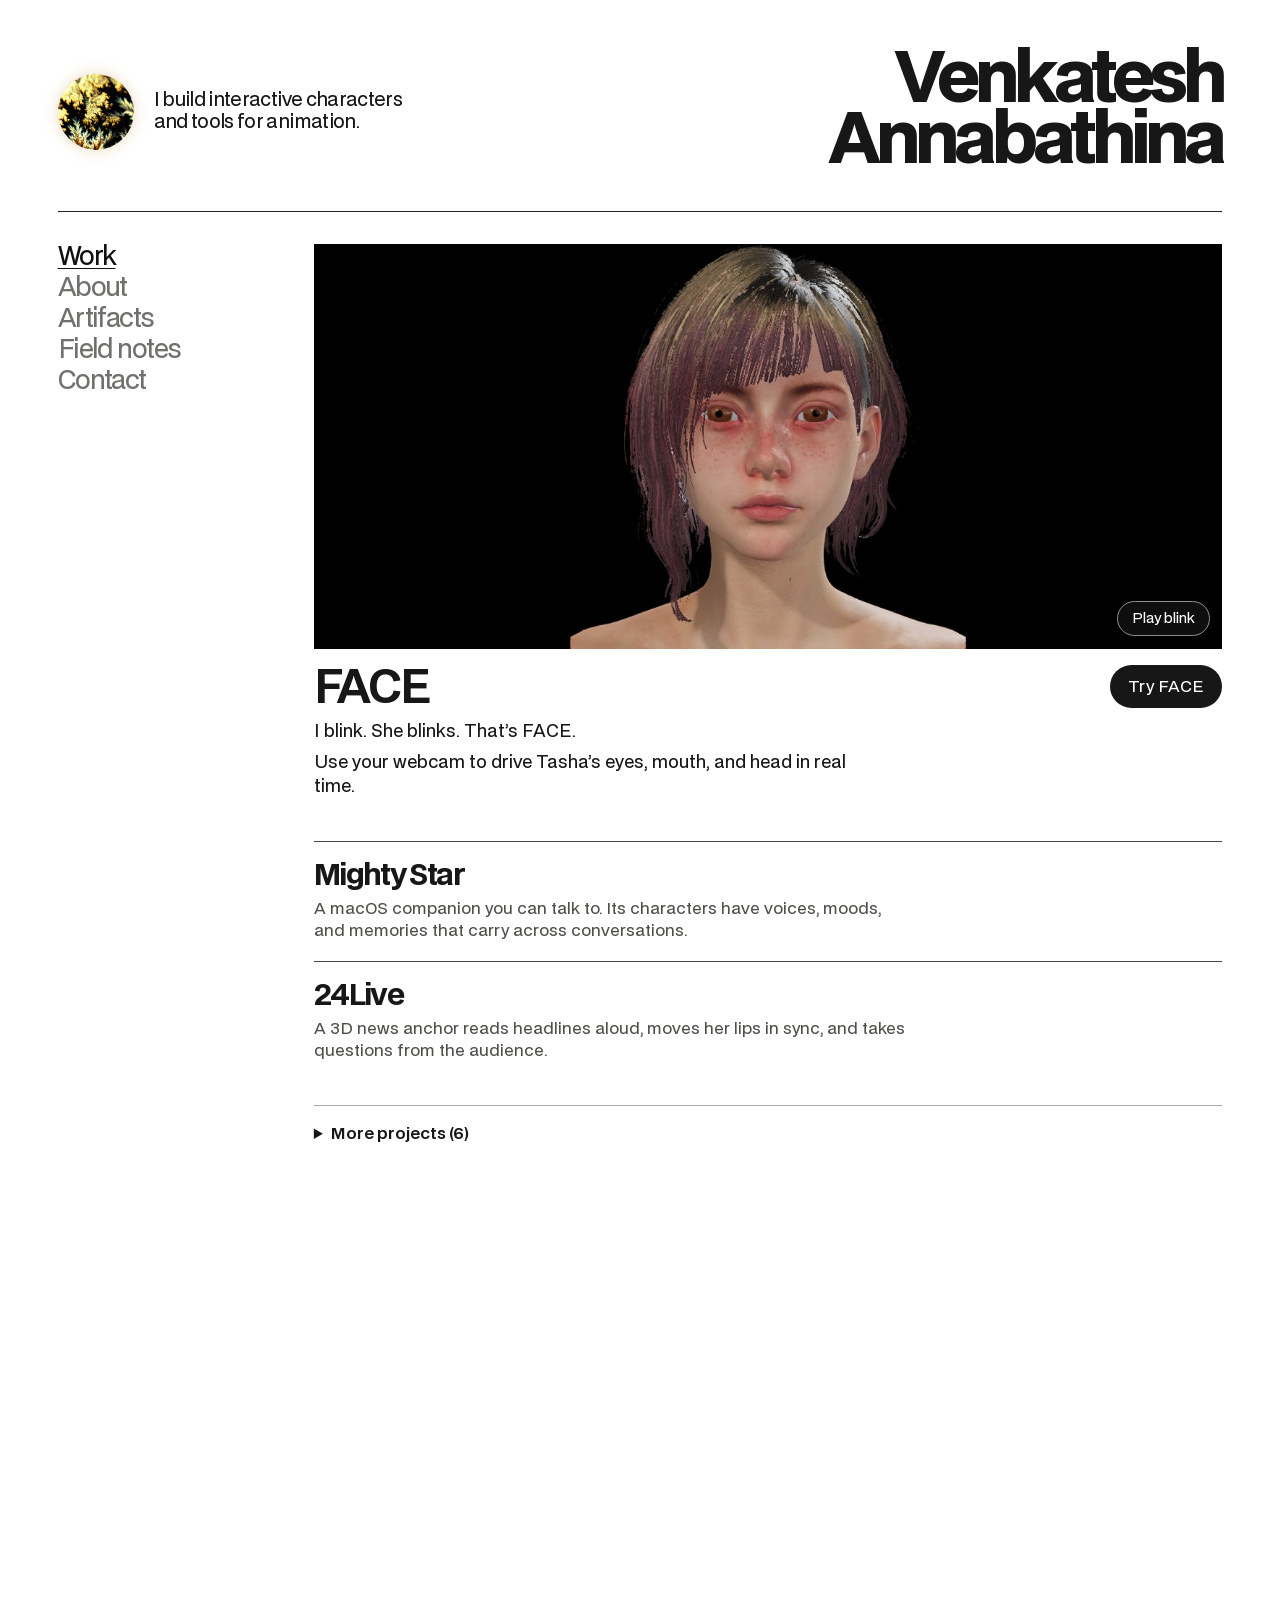
<file: index.html>
<!doctype html>
<html lang="en">
  <head>
    <meta charset="utf-8" />
    <meta name="viewport" content="width=device-width, initial-scale=1" />
    <link rel="icon" href="assets/kERMSwCuDVncwKoOheLRutVYO0o.png" />
    <meta
      name="description"
      content="Venkatesh Annabathina’s portfolio of interactive characters, animation tools, and selected projects."
    />
    <title>Venkatesh Annabathina · Selected work</title>
    <link rel="stylesheet" href="portfolio.css?v=studio1" />
  </head>
  <body>
    <main>
      <header>
        <div class="identity">
          <video
            class="orb"
            poster="assets/about-portal.jpg"
            muted
            playsinline
            loop
            aria-hidden="true"
          >
            <source src="assets/about-portal.mp4" type="video/mp4" />
          </video>
          <p>
            <span>I build interactive characters and tools for animation.</span
            ><span aria-hidden="true"
              >Sometimes I just build some crazy shit.</span
            >
          </p>
        </div>
        <h1>Venkatesh<span>Annabathina</span></h1>
      </header>
      <div class="layout">
        <nav aria-label="Portfolio sections">
          <a href="#work" aria-current="location">Work</a
          ><a href="#about">About</a><a href="#artifacts">Artifacts</a
          ><a href="#events">Field notes</a><a href="#contact">Contact</a>
        </nav>
        <div class="sections">
          <span class="section-marker" id="work"></span>
          <article data-section="work">
            <div class="project-visual">
              <div class="stage">
                <video
                  id="blink"
                  width="1040"
                  height="560"
                  muted
                  playsinline
                  preload="metadata"
                  poster="assets/tasha-blink.jpg"
                  aria-label="Tasha blinks in a short animation from her facial rig"
                >
                  <source src="assets/tasha-blink.mp4" type="video/mp4" />
                </video>
                <button class="replay" type="button">Play blink</button>
              </div>
              <div class="caption">
                <div>
                  <h2>FACE</h2>
                  <p>I blink. She blinks. That’s FACE.</p>
                  <p>
                    Use your webcam to drive Tasha’s eyes, mouth, and head in
                    real time.
                  </p>
                </div>
                <a class="action" href="/face/?camera=1">Try FACE</a>
              </div>
            </div>
            <div class="featured-projects">
              <a href="https://github.com/venkateshannabathina/MightyStar"
                ><h3>Mighty Star</h3>
                <p>
                  A macOS companion you can talk to. Its characters have voices,
                  moods, and memories that carry across conversations.
                </p></a
              >
              <a href="https://github.com/venkateshannabathina/24Live"
                ><h3>24Live</h3>
                <p>
                  A 3D news anchor reads headlines aloud, moves her lips in
                  sync, and takes questions from the audience.
                </p></a
              >
            </div>
            <details class="archive">
              <summary>More projects (6)</summary>
              <ul>
                <li>
                  <a
                    href="https://github.com/venkateshannabathina/Blender-animation-retargeting"
                    ><strong>Blender Animation Retargeting</strong>
                    <p>
                      Transfer Mixamo motion onto a rigged Blender character and
                      bake it into an editable action.
                    </p></a
                  >
                </li>
                <li>
                  <a
                    href="https://github.com/venkateshannabathina/mightyeye-observations"
                    ><strong>MightyEye</strong>
                    <p>
                      Turn video observations into incidents an operator can
                      review with the supporting footage.
                    </p></a
                  >
                </li>
                <li>
                  <a
                    href="https://github.com/venkateshannabathina/silver_knight"
                    ><strong>Silver Knight</strong>
                    <p>
                      A camera analytics prototype for reviewing occupancy,
                      queues, and time spent in a space.
                    </p></a
                  >
                </li>
                <li>
                  <a
                    href="https://github.com/venkateshannabathina/icanseeyou_isro/tree/main/notebooks"
                    ><strong>icanseeyou_isro</strong>
                    <p>
                      A series of notebooks for data acquisition, signal
                      detection, validation, and evaluation.
                    </p></a
                  >
                </li>
                <li>
                  <a
                    href="https://github.com/venkateshannabathina/project-ningen"
                    ><strong>Ningen</strong>
                    <p>
                      A company simulation where executive agents make decisions
                      together.
                    </p></a
                  >
                </li>
                <li>
                  <a
                    href="https://github.com/venkateshannabathina/agent-memory-compresser"
                    ><strong>Agent Memory Compressor</strong>
                    <p>
                      An experiment in compressing the context an agent carries
                      between steps.
                    </p></a
                  >
                </li>
              </ul>
            </details>
          </article>
          <span class="section-marker" id="about"></span>
          <article data-section="about">
            <div class="project-visual">
              <img
                class="art"
                width="1280"
                height="960"
                src="assets/events/pencil-sketch.jpg"
                alt="A pencil sketch of a swordsman beside the pencil that drew it"
              />
              <div class="caption">
                <div>
                  <h2>About me</h2>
                  <p>
                    On paper, a pencil line is enough to change a character’s
                    expression. In FACE, I can move the eyelids, lips, and jaw
                    separately. I like working at both scales.
                  </p>
                  <a class="detail-link" href="#artifacts"
                    >Inside the facial rig</a
                  >
                </div>
              </div>
            </div>
          </article>
          <span class="section-marker" id="artifacts"></span>
          <article data-section="artifacts">
            <div class="project-visual">
              <img
                class="art"
                width="1100"
                height="673"
                src="assets/expressions.jpg"
                alt="Four Tasha mouth tests showing a closed smile, visible teeth, a small speech opening, and an open smile"
              />
              <div class="caption">
                <div>
                  <h2>Expression study</h2>
                  <p>
                    Watch the corners of the mouth. In the speech pose the lips
                    part near the centre. In the open smile the corners pull
                    outward and expose more teeth. The jaw opening alone can’t
                    describe both shapes.
                  </p>
                </div>
                <a class="action" href="/face/?camera=1">Try FACE</a>
              </div>
            </div>
          </article>
          <span class="section-marker" id="events"></span>
          <article data-section="events">
            <div class="project-visual">
              <div class="event-frame">
                <img
                  id="event-image"
                  class="art"
                  src="assets/events/deepmind-01.jpg"
                  alt="Two attendees in front of the Google DeepMind Hackathon sign"
                />
              </div>
              <div class="event-bar">
                <span id="event-count"></span>
                <div class="event-controls">
                  <button id="prev" type="button" aria-label="Previous photo">
                    Previous</button
                  ><button id="next" type="button" aria-label="Next photo">
                    Next
                  </button>
                </div>
              </div>
              <div class="caption">
                <div aria-live="polite">
                  <h2 id="event-title">Google DeepMind Hackathon</h2>
                  <p id="event-summary">Bangalore · July 2026</p>
                </div>
              </div>
            </div>
          </article>
          <span class="section-marker" id="contact"></span>
          <article data-section="contact">
            <h2 class="page-title">Get in touch</h2>
            <p class="lead">
              Building a character, an animation tool, or an AI agent? I’d like
              to hear what you’re working on.
            </p>
            <p>
              <a
                class="contact-email"
                href="mailto:venkateshannabathina96@gmail.com"
                >venkateshannabathina96@gmail.com</a
              >
            </p>
            <ul class="rows">
              <li>
                <a
                  href="https://www.linkedin.com/in/venkatesh-annabathina-893066323/"
                  ><span class="row-name">LinkedIn</span></a
                >
              </li>
              <li>
                <a href="https://github.com/venkateshannabathina"
                  ><span class="row-name">GitHub</span></a
                >
              </li>
              <li>
                <a href="https://www.instagram.com/venkateshannabathinaa/"
                  ><span class="row-name">Instagram</span></a
                >
              </li>
              <li>
                <a href="https://huggingface.co/venkateshannabathina"
                  ><span class="row-name">Hugging Face</span></a
                >
              </li>
            </ul>
          </article>
        </div>
      </div>
    </main>
    <script type="module" src="portfolio.js?v=studio1"></script>
  </body>
</html>
</file>
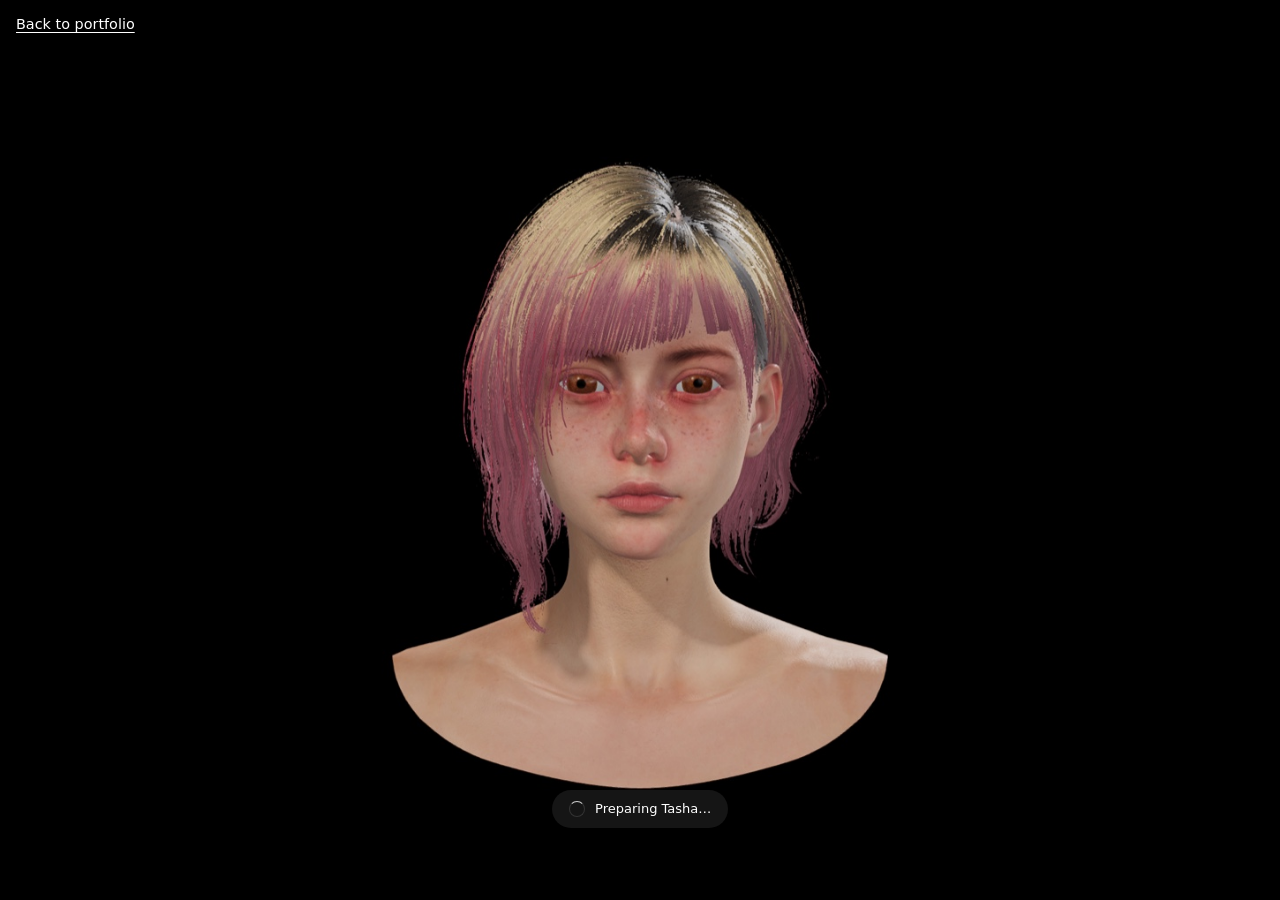
<file: face/index.html>
<!doctype html>
<html lang="en">
  <head>
    <meta charset="UTF-8" />
    <meta name="viewport" content="width=device-width, initial-scale=1.0" />
    <meta name="theme-color" content="#000000" />
    <title>Tasha · Portrait</title>
    <script type="module" crossorigin src="/face/assets/index-DdpnoBOc.js"></script>
    <link rel="modulepreload" crossorigin href="/face/assets/math.scalar.functions-B_eaYLVj.js">
    <link rel="modulepreload" crossorigin href="/face/assets/domManagement-BqltO0ki.js">
    <link rel="modulepreload" crossorigin href="/face/assets/tools.functions-DKZ2iq4y.js">
    <link rel="modulepreload" crossorigin href="/face/assets/decorators-DGUWyg34.js">
    <link rel="modulepreload" crossorigin href="/face/assets/engineStore-Bn2tApal.js">
    <link rel="modulepreload" crossorigin href="/face/assets/performanceConfigurator-UtxC_Odd.js">
    <link rel="modulepreload" crossorigin href="/face/assets/typeStore-Cu_sj2zM.js">
    <link rel="modulepreload" crossorigin href="/face/assets/math.color.pure-DPuzo9JG.js">
    <link rel="modulepreload" crossorigin href="/face/assets/logger-CuBYPcDK.js">
    <link rel="modulepreload" crossorigin href="/face/assets/halfFloat-Ce77JD5z.js">
    <link rel="modulepreload" crossorigin href="/face/assets/guid-BXdVC_j_.js">
    <link rel="modulepreload" crossorigin href="/face/assets/tools.pure-BWAz9ev9.js">
    <link rel="modulepreload" crossorigin href="/face/assets/shaderStore-D-XQlhUT.js">
    <link rel="modulepreload" crossorigin href="/face/assets/internalTexture-B3djGrls.js">
    <link rel="modulepreload" crossorigin href="/face/assets/abstractEngine.pure-BFaw-h4V.js">
    <link rel="modulepreload" crossorigin href="/face/assets/thinEngine.pure-C-cXoT61.js">
    <link rel="modulepreload" crossorigin href="/face/assets/buffer.pure-DyUNUyOl.js">
    <link rel="modulepreload" crossorigin href="/face/assets/decorators.serialization-BJREFKpF.js">
    <link rel="modulepreload" crossorigin href="/face/assets/lightConstants-rTEJ7OHz.js">
    <link rel="modulepreload" crossorigin href="/face/assets/math.plane-u68muZj0.js">
    <link rel="modulepreload" crossorigin href="/face/assets/smartArray-BRfcgNbX.js">
    <link rel="modulepreload" crossorigin href="/face/assets/sceneComponent-T5aQ-Am9.js">
    <link rel="modulepreload" crossorigin href="/face/assets/pointerEvents-CoCDNJKw.js">
    <link rel="modulepreload" crossorigin href="/face/assets/keyboardEvents-CGYiptFb.js">
    <link rel="modulepreload" crossorigin href="/face/assets/scene.pure-BhO2Eg5Z.js">
    <link rel="modulepreload" crossorigin href="/face/assets/preload-helper-B2wdD631.js">
    <link rel="modulepreload" crossorigin href="/face/assets/material.pure-CP5AdnFY.js">
    <link rel="modulepreload" crossorigin href="/face/assets/node-DQcKF2Fm.js">
    <link rel="modulepreload" crossorigin href="/face/assets/math.size-BHZaDYSv.js">
    <link rel="modulepreload" crossorigin href="/face/assets/baseTexture.pure-KbdpIBHa.js">
    <link rel="modulepreload" crossorigin href="/face/assets/texture.pure-CETTMjk0.js">
    <link rel="modulepreload" crossorigin href="/face/assets/animation.pure-Pe6xiGPY.js">
    <link rel="modulepreload" crossorigin href="/face/assets/constants-_wyaM_ID.js">
    <link rel="modulepreload" crossorigin href="/face/assets/flowGraphInteger.pure-BKfG1Hxi.js">
    <link rel="modulepreload" crossorigin href="/face/assets/glTFLoaderAnimation.pure-Bl8cOCei.js">
    <link rel="modulepreload" crossorigin href="/face/assets/arkit-schema-CSAmgmn2.js">
    <link rel="modulepreload" crossorigin href="/face/assets/renderTargetTexture.pure-DFw_kP1D.js">
    <link rel="modulepreload" crossorigin href="/face/assets/openpbrMaterialLoadingAdapter-Diga_J2v.js">
    <link rel="modulepreload" crossorigin href="/face/assets/easing-FZoVzv60.js">
    <link rel="modulepreload" crossorigin href="/face/assets/effectRenderer.pure-aWtdULIZ.js">
    <link rel="modulepreload" crossorigin href="/face/assets/sphericalPolynomial.pure-B71oXU_C.js">
    <link rel="modulepreload" crossorigin href="/face/assets/postProcess.pure-AQY0lNWP.js">
    <link rel="modulepreload" crossorigin href="/face/assets/imageProcessing-C1zAToX8.js">
    <link rel="modulepreload" crossorigin href="/face/assets/pbrMaterial.pure-D7vF7IH4.js">
    <link rel="modulepreload" crossorigin href="/face/assets/multiRenderTarget.pure-DmZ9sdCF.js">
    <link rel="modulepreload" crossorigin href="/face/assets/bone.pure-3i4RQh9p.js">
    <link rel="modulepreload" crossorigin href="/face/assets/environmentTextureTools.pure-BPHPPv8U.js">
    <link rel="modulepreload" crossorigin href="/face/assets/workerPool-Dva09jEo.js">
    <link rel="modulepreload" crossorigin href="/face/assets/KHR_animation_pointer.data.pure-ssRA4bBT.js">
    <link rel="modulepreload" crossorigin href="/face/assets/flowGraphBlock-CBRM74oi.js">
    <link rel="modulepreload" crossorigin href="/face/assets/flowGraphAssetsContext-WtUyuDAI.js">
    <link rel="modulepreload" crossorigin href="/face/assets/flowGraphExecutionBlock-DCPUvFut.js">
    <link rel="modulepreload" crossorigin href="/face/assets/flowGraphExecutionBlockWithOutSignal-J2f-gERJ.js">
    <link rel="modulepreload" crossorigin href="/face/assets/flowGraphAsyncExecutionBlock-CykT_4CD.js">
    <link rel="modulepreload" crossorigin href="/face/assets/utils-CLq_UU0_.js">
    <link rel="modulepreload" crossorigin href="/face/assets/flowGraphEventBlock-B4Sd8_4M.js">
    <link rel="modulepreload" crossorigin href="/face/assets/flowGraphCoordinator-BsZwu0td.js">
    <link rel="modulepreload" crossorigin href="/face/assets/flowGraphRichTypes.pure-DpciKKM-.js">
    <link rel="modulepreload" crossorigin href="/face/assets/flowGraphRichTypes-B5OkEhbP.js">
    <link rel="modulepreload" crossorigin href="/face/assets/interactivityReferences-D91mjOy-.js">
    <link rel="modulepreload" crossorigin href="/face/assets/flowGraphDelayRegistry-Dd3murvx.js">
    <link rel="stylesheet" crossorigin href="/face/assets/index-CQYt5Np2.css">
  </head>
  <body>
    <canvas id="portrait" aria-label="Interactive textured portrait of Tasha. Drag to orbit, scroll to zoom, double-click to reset. Press H for controls." tabindex="0"></canvas>
    <div id="loading"><a class="loading-back" href="/#work">Back to portfolio</a><div class="loading-label" role="status"><span class="spinner"></span><span id="progress">Loading Tasha</span></div></div>
    <div id="failure" role="alert" hidden><p data-error-message></p><p><a href="">Reload FACE</a> · <a href="/#work">Back to portfolio</a></p></div>
    <button id="face-toggle" aria-controls="face-panel" aria-expanded="false" disabled>Face</button>
    <aside id="face-panel" aria-label="Face motion capture" hidden>
      <header><div><span class="eyebrow">TASHA / LIVE</span><h1>Face mocap</h1></div><button data-face-close aria-label="Close face mocap">×</button></header>
      <p class="camera-intro">Blink, smile, or turn your head. Your camera drives Tasha, and the video stays on your device.</p>
      <label>Camera source<select data-webcam-device aria-label="Camera source"><option value="">Default camera</option></select></label>
      <button data-webcam-start type="button" class="camera-start">Use my camera</button>
      <p data-webcam-status role="status">Camera off.</p>
      <div data-webcam-preview-wrap class="camera-preview" hidden><video data-webcam-preview muted playsinline aria-label="Your camera preview"></video><span>YOUR CAMERA</span></div>
      <div class="dev-actions">
        <button data-webcam-calibrate type="button" disabled>Calibrate neutral</button>
        <button data-webcam-recenter type="button" disabled>Recenter head</button>
      </div>
      <small>Face the camera with your eyes and mouth in view.</small>
      <a class="face-back" href="/#work">Back to portfolio</a>
    </aside>
    <aside id="controls" hidden>
      <p>TASHA <span>PORTRAIT</span></p>
      <label>Exposure <input id="exposure" type="range" min="0.5" max="1.7" step="0.01" value="1.18" /></label>
      <button id="reset">Reset view</button><button id="save">Save image</button><button id="fullscreen">Fullscreen</button>
      <small>Drag to orbit · Scroll to zoom<br>Double-click to reset · H to hide controls</small>
    </aside>
    <button id="dev-toggle" aria-controls="arkit-panel" aria-expanded="false" disabled>Dev</button>
    <aside id="arkit-panel" aria-label="ARKit development controls" hidden>
      <header><div><span class="eyebrow">TASHA / DEVELOPMENT</span><h1>ARKit Face</h1></div><button data-close aria-label="Close ARKit controls">×</button></header>
      <p data-status role="status">Loading facial rig…</p>
      <details class="custom-capture" data-custom-capture>
        <summary>Custom iPhone capture</summary>
        <p>Track your eyes, brows, nose, cheeks and mouth with Tasha Capture.</p>
        <button data-custom-start type="button">Start iPhone receiver</button>
        <div data-custom-connection hidden>
          <label>Mac network address<select data-custom-address aria-label="Mac network address"></select></label>
          <label>iPhone connection<input data-custom-pairing type="text" readonly aria-label="iPhone connection" /></label>
          <button data-custom-copy type="button">Copy iPhone connection</button>
          <button data-custom-recenter type="button">Recenter head</button>
        </div>
        <p data-custom-status role="status"></p>
        <div class="dev-actions">
          <button data-custom-neutral type="button">Capture neutral</button>
          <button data-custom-full-range type="button">Calibrate full range</button>
        </div>
        <p data-custom-calibration-status></p>
        <div data-custom-wizard class="calibration-wizard" hidden>
          <p data-custom-prompt></p>
          <p data-custom-sample-status role="status"></p>
          <button data-custom-record type="button">Record pose</button>
          <button data-custom-cancel type="button">Cancel calibration</button>
        </div>
        <label class="check"><input data-custom-eye-transforms type="checkbox" checked /> Use individual eye transforms for gaze</label>
        <details><summary>Face sensitivity &amp; calibration files</summary>
          <p>1× uses your calibrated movement range. Adjust each region while watching Tasha.</p>
          <div data-custom-gains class="capture-gains"></div>
          <button data-custom-profile-export type="button">Save calibration</button>
          <button data-custom-profile-import type="button">Load calibration</button>
          <button data-custom-profile-reset type="button">Reset calibration</button>
          <input data-custom-profile-file type="file" accept=".json,application/json" hidden />
        </details>
      </details>
      <div class="dev-actions">
        <button data-camera type="button">Start Camera</button>
        <button data-camera-recenter type="button" hidden>Recenter head</button>
      </div>
      <label>Head level <output data-head-level-value>4°</output><input data-head-level aria-label="Head level" type="range" min="-15" max="15" step="0.5" value="4" /></label>
      <label data-camera-choice hidden>Camera<select data-camera-device></select></label>
      <p data-camera-status role="status" hidden></p>
      <div class="dev-actions"><button data-neutral>Reset face</button><button data-demo>Play expressions</button></div>
      <div class="preset-grid" data-presets></div>
      <div class="face-options">
        <label class="check"><input data-correctives type="checkbox" checked /> Corrective shapes</label>
        <label>Smoothing <input data-smoothing aria-label="Expression smoothing" type="range" min="0" max="160" step="5" value="55" /></label>
        <label>Brow sensitivity <output data-brow-sensitivity-value>1.8×</output><input data-brow-sensitivity aria-label="Brow sensitivity" type="range" min="1" max="3" step="0.1" value="1.8" /></label>
      </div>
      <details class="live-source"><summary>Live input &amp; expression files</summary>
        <p>ARKit names · values 0–1 · character’s left/right</p>
        <label>Source<input data-source aria-label="Live expression source" value="Live Link Face" placeholder="Live Link Face or ws://127.0.0.1:8765" /></label>
        <label>Relay key (optional)<input data-relay-key type="password" autocomplete="off" /></label>
        <button data-connect>Connect</button><button data-load-frame>Load JSON</button><button data-export-frame>Save JSON</button>
        <input type="file" data-file accept=".json,application/json" hidden />
        <p data-message role="status"></p>
      </details>
      <label class="channel-search"><input data-search type="search" aria-label="Find expression" placeholder="Find expression…" /></label>
      <div data-channels class="channel-groups"></div>
    </aside>
  </body>
</html>
</file>
<file: portfolio.css>
@font-face {
  font-family: BDO;
  src: url(assets/fonts/bdo-grotesk.woff2) format("woff2");
  font-weight: 400 900;
  font-display: swap;
}
* {
  box-sizing: border-box;
}
body {
  margin: 0;
  color: #171717;
  background: #fff;
  font:
    1rem/1.4 BDO,
    Arial,
    sans-serif;
}
a,
button {
  color: inherit;
}
button {
  font: inherit;
  cursor: pointer;
}
a {
  text-underline-offset: 0.22em;
}
a:focus-visible,
button:focus-visible {
  outline: 3px solid #946134;
  outline-offset: 4px;
}
main {
  max-width: 1440px;
  margin: auto;
  padding: 0 clamp(1.2rem, 4.5vw, 5.5rem) 5rem;
}
header {
  display: flex;
  align-items: center;
  justify-content: space-between;
  padding: clamp(2rem, 4vw, 4.5rem) 0 2.4rem;
  border-bottom: 1px solid #222;
  gap: 2rem;
}
.identity {
  display: flex;
  align-items: center;
  gap: 1.2rem;
}
.identity p {
  max-width: 17rem;
  font-size: clamp(1rem, 1.45vw, 1.35rem);
  letter-spacing: -0.035em;
  line-height: 1.18;
}
h1 {
  margin: 0;
  text-align: right;
  font-size: clamp(2.55rem, 5.4vw, 5.8rem);
  letter-spacing: -0.073em;
  line-height: 0.88;
  font-weight: 800;
}
h1 span {
  display: block;
}
.orb {
  display: block;
  width: clamp(3rem, 6vw, 6rem);
  aspect-ratio: 1;
  object-fit: cover;
  border-radius: 50%;
  box-shadow:
    inset 0 0 4px #fff,
    0 0 14px #dab47e80;
}
.layout {
  display: grid;
  grid-template-columns: minmax(135px, 18%) 1fr;
  gap: 4%;
  padding-top: 2rem;
}
nav {
  align-self: start;
  position: sticky;
  top: 1.5rem;
  display: grid;
  justify-items: start;
  gap: 0.18rem;
}
nav a {
  color: #70706d;
  font-size: clamp(1.55rem, 2vw, 2.1rem);
  letter-spacing: -0.06em;
  line-height: 1.1;
  text-decoration: none;
}
nav a[aria-current] {
  color: #111;
}
nav a[aria-current] {
  text-decoration: underline;
  text-decoration-thickness: 0.055em;
  text-underline-offset: 0.11em;
}
[hidden] {
  display: none !important;
}
article {
  min-width: 0;
}
h2,
h3,
p,
figure {
  margin: 0;
}
.stage {
  background: #070707;
  overflow: hidden;
}
.stage {
  position: relative;
}
.stage video {
  display: block;
  width: 100%;
  height: clamp(270px, 45svh, 540px);
  object-fit: contain;
  background: black;
}
.replay {
  position: absolute;
  right: 0.8rem;
  bottom: 0.8rem;
  border: 1px solid #8f8f8f;
  background: #111d;
  color: white;
  border-radius: 2rem;
  padding: 0.42rem 0.85rem;
  font-size: 0.88rem;
}
.caption {
  display: flex;
  gap: 1.25rem;
  justify-content: space-between;
  align-items: start;
  padding: 1rem 0 1.4rem;
}
.caption h2,
.page-title {
  font-weight: 650;
  letter-spacing: -0.06em;
  line-height: 1.03;
  font-size: clamp(2rem, 3.1vw, 3rem);
}
.caption p,
.lead {
  margin: 0.45rem 0 0;
  line-height: 1.38;
  max-width: 52ch;
}
.action {
  background: #171717;
  color: white;
  text-decoration: none;
  display: inline-block;
  border-radius: 2rem;
  padding: 0.65em 1.15em;
  white-space: nowrap;
}
.action:hover {
  background: #42423e;
}
.rows {
  list-style: none;
  margin: 1rem 0 0;
  padding: 0;
}
.rows li {
  border-top: 1px solid #ccc;
}
.rows a {
  display: flex;
  align-items: baseline;
  justify-content: space-between;
  gap: 1rem;
  text-decoration: none;
  padding: 0.85rem 0;
  font-size: 1.18rem;
  letter-spacing: -0.025em;
}
.rows a:hover .row-name {
  text-decoration: underline;
}
.rows small {
  font-size: 0.875rem;
  color: #62625d;
}
.small-heading {
  margin-top: 2rem;
  font-size: 1rem;
  font-weight: 550;
}
.art {
  width: 100%;
  height: auto;
  max-height: 55vh;
  object-fit: contain;
  background: #f5f4f2;
  display: block;
}
.event-controls {
  display: flex;
  gap: 0.4rem;
}
.event-controls button {
  background: white;
  border: 1px solid #aaa;
  border-radius: 2rem;
  padding: 0.5rem 0.9rem;
}
.detail-link {
  display: inline-block;
  margin-top: 0.6rem;
}
.mini {
  display: flex;
  gap: 1rem;
  align-items: center;
  margin-bottom: 1rem;
}
.mini img {
  width: 5rem;
}
@media (max-width: 720px) {
  main {
    padding-bottom: 3rem;
  }
  header {
    align-items: flex-start;
    gap: 0.75rem;
    padding: 1.8rem 0 1.5rem;
    flex-wrap: wrap-reverse;
  }
  h1 {
    text-align: left;
    width: 100%;
  }
  .identity {
    gap: 0.75rem;
  }
  .identity p {
    max-width: 19rem;
  }
  .orb {
    width: 2.65rem;
  }
  .layout {
    display: block;
    padding-top: 0;
  }
  nav {
    position: static;
    display: flex;
    flex-wrap: wrap;
    gap: 0.25rem 1.15rem;
    padding: 0.8rem 0 1.1rem;
  }
  nav a {
    font-size: 1.1rem;
    line-height: 1.9;
    letter-spacing: -0.03em;
  }
  .stage video {
    height: auto;
    aspect-ratio: 1.35;
    object-fit: cover;
  }
  .caption {
    flex-wrap: wrap;
    gap: 0.85rem;
  }
  .rows a {
    font-size: 1.06rem;
  }
  .small-heading {
    margin-top: 1.4rem;
  }
  .art {
    max-height: 50vh;
  }
}
.identity p {
  display: grid;
}
.identity p span {
  grid-area: 1/1;
  align-self: center;
  transition: opacity 0.3s ease;
}
.identity p span[aria-hidden="true"] {
  opacity: 0;
}
@media (prefers-reduced-motion: reduce) {
  .identity p span {
    transition: none;
  }
}
.sections {
  min-width: 0;
  --section-top: 1.5rem;
}
.section-marker {
  display: block;
  height: 0;
  scroll-margin-top: var(--section-top);
}
.sections article {
  padding-bottom: 2rem;
}
.sections article:last-child {
  min-height: calc(100svh - var(--section-top));
}
.single-section article:not([inert]) {
  position: sticky;
  top: min(var(--section-top), calc(100svh - var(--article-height, 100svh)));
}
.single-section article[inert] {
  visibility: hidden;
}
@media (max-width: 720px) {
  nav {
    position: sticky;
    top: 0;
    z-index: 1;
    background: white;
  }
  .sections {
    --section-top: var(--nav-height, 5rem);
  }
}
@keyframes project-enter {
  from {
    transform: translateY(8px);
  }
  to {
    transform: translateY(0);
  }
}
@media (prefers-reduced-motion: no-preference) {
  .single-section article.is-entering .project-visual {
    animation: project-enter 220ms ease-out;
  }
}

.caption p,
.lead {
  font-size: clamp(1.04rem, 1.35vw, 1.25rem);
}
.caption h2,
.page-title {
  font-size: clamp(2rem, 3.6vw, 3.5rem);
}
.featured-projects {
  margin: 1.25rem 0 1.5rem;
}
.featured-projects a {
  display: block;
  padding: 1.15rem 0;
  border-top: 1px solid #444;
  text-decoration: none;
}
.featured-projects h3 {
  font-size: clamp(1.45rem, 2.3vw, 2.1rem);
  letter-spacing: -0.055em;
  line-height: 1.08;
}
.featured-projects p,
.archive p {
  margin: 0.35rem 0 0;
  color: #50504b;
  max-width: 54ch;
}
.featured-projects a:hover h3,
.archive a:hover strong {
  text-decoration: underline;
}
.archive {
  border-top: 1px solid #aaa;
  padding-top: 0.7rem;
}
.archive summary {
  cursor: pointer;
  width: fit-content;
  font-weight: 600;
  padding: 0.35rem 0;
}
.archive ul {
  list-style: none;
  padding: 0;
  margin: 0.5rem 0;
}
.archive a {
  display: block;
  padding: 0.8rem 0;
  color: inherit;
  text-decoration: none;
  border-top: 1px solid #ddd;
}
.archive p {
  font-size: 0.95rem;
}
.archive strong {
  font-weight: 600;
}
.event-frame {
  height: clamp(200px, 52svh, 560px);
  background: #f3f3f0;
}
.event-frame img {
  width: 100%;
  height: 100%;
  max-height: none;
  object-fit: contain;
}
.event-bar {
  display: flex;
  align-items: center;
  justify-content: space-between;
  gap: 1rem;
  padding: 0.8rem 0;
  border-bottom: 1px solid #c7c7c2;
}
.event-bar span {
  font-variant-numeric: tabular-nums;
  color: #51514e;
}
.event-controls button {
  min-height: 44px;
}
.contact-email {
  display: inline-block;
  font-size: clamp(1.05rem, 2vw, 1.7rem);
  margin: 1.1rem 0;
  overflow-wrap: anywhere;
}
.sections.single-section article:not(:last-child) {
  margin-bottom: calc(
    -1 *
      max(
        0px,
        min(
          var(--article-height) - var(--hold),
          100svh - var(--section-top) - var(--hold)
        )
      )
  );
}
.single-section {
  --hold: clamp(100px, 16svh, 160px);
  overflow-anchor: none;
}
.single-section article:not([inert]) {
  transform: translateY(var(--push, 0px));
}
@media (prefers-reduced-motion: reduce) {
  .single-section article:not([inert]) {
    transform: none;
  }
}
@media (max-width: 720px) {
  nav {
    column-gap: clamp(0.6rem, 3vw, 1.15rem);
  }
  nav a {
    font-size: clamp(0.93rem, 4.3vw, 1.1rem);
  }
  .event-frame {
    height: clamp(190px, 37svh, 340px);
  }
}

.single-section article.is-tall:not(:last-child) {
  margin-bottom: calc(-1 * min(38svh, var(--article-height) - var(--hold)));
}
.single-section article.is-tall:not([inert]) {
  position: relative;
  top: 0;
}
</file>
<file: face/assets/index-CQYt5Np2.css>
:root{--lightningcss-light: ;--lightningcss-dark:initial;color-scheme:dark;background:#000;font-family:system-ui,sans-serif}*{box-sizing:border-box}html,body{background:#000;width:100%;height:100%;margin:0;overflow:hidden}#portrait{touch-action:none;outline:none;width:100%;height:100%;display:block}[hidden]{display:none!important}#loading{color:#a4a4a4;background:#000;justify-content:center;align-items:center;gap:12px;font-size:13px;display:flex;position:fixed;inset:0}.spinner{border:1px solid #333;border-top-color:#ccc;border-radius:50%;width:16px;height:16px;animation:1s linear infinite spin}@keyframes spin{to{transform:rotate(360deg)}}#failure{color:#ddd;line-height:1.6;position:fixed;inset:25%}#controls{background:#151515ed;border:1px solid #303030;border-radius:10px;width:232px;padding:18px;font-size:12px;position:fixed;bottom:24px;right:24px}#controls p{letter-spacing:.16em;margin:0 0 18px}#controls p span{color:#777;margin-left:8px;font-size:9px}label{color:#aaa;gap:10px;margin-bottom:12px;display:grid}input{accent-color:#ddd;width:100%}button{color:#ddd;cursor:pointer;font:inherit;background:#202020;border:1px solid #383838;border-radius:5px;margin:3px 3px 3px 0;padding:8px}button:hover{background:#343434}small{color:#888;margin-top:13px;font-size:10px;line-height:1.7;display:block}@media (prefers-reduced-motion:reduce){.spinner{animation:none}}#dev-toggle{z-index:20;color:#bababa;letter-spacing:.04em;background:#141414d9;border-color:#343434;border-radius:7px;margin:0;padding:7px 12px;font-size:11px;position:fixed;top:18px;right:20px}#dev-toggle[aria-expanded=true]{color:#f0e1c4;border-color:#766144}#dev-toggle:disabled{opacity:.4;cursor:wait}#face-toggle{z-index:20;color:#d8d0c3;background:#141414e8;border-color:#65594a;border-radius:7px;margin:0;padding:7px 12px;font-size:11px;position:fixed;top:18px;right:82px}#face-toggle[aria-expanded=true]{color:#f0e1c4;border-color:#bca27b}#face-toggle:disabled{opacity:.4;cursor:wait}#face-panel{z-index:19;overscroll-behavior:contain;scrollbar-width:thin;color:#ddd6ca;background:#141413f5;border:1px solid #34312d;border-radius:13px;width:328px;max-width:calc(100vw - 40px);padding:20px;font-size:12px;position:fixed;top:62px;bottom:20px;right:20px;overflow-y:auto;box-shadow:0 14px 60px #0008}#face-panel header{justify-content:space-between;align-items:center;gap:12px;display:flex}#face-panel h1{letter-spacing:-.025em;margin:5px 0 0;font-size:23px;font-weight:500}#face-panel .eyebrow{letter-spacing:.13em;color:#8e877b;font-size:9px}#face-panel header button{color:#9f978c;background:0 0;border:0;font-size:23px;line-height:1}#face-panel .camera-intro{color:#aaa398;margin:20px 0;line-height:1.7}#face-panel label{font-size:11px}#face-panel select{color:#ddd6ca;width:100%;font:inherit;background:#0d0d0c;border:1px solid #35312a;border-radius:6px;padding:10px}#face-panel .camera-start{color:#191610;background:#d0b88f;border-color:#d0b88f;width:100%;padding:12px;font-size:12px;font-weight:600;display:block}#face-panel [data-webcam-status]{color:#aaa398;min-height:42px;font-size:11px;line-height:1.7}#face-panel [data-webcam-status][data-tracking=true]{color:#acd5a8}#face-panel [data-webcam-status][data-error=true]{color:#e5a99a}#face-panel .camera-preview{background:#080808;border:1px solid #35312a;border-radius:9px;margin:14px 0;position:relative;overflow:hidden}.camera-preview video{aspect-ratio:4/3;object-fit:cover;width:100%;display:block;transform:scaleX(-1)}.camera-preview span{color:#eee;letter-spacing:.12em;text-shadow:0 1px 5px #000;font-size:8px;position:absolute;bottom:9px;left:10px}#face-panel button:disabled{opacity:.4;cursor:default}#face-panel small{color:#938a7d;font-size:10px}.face-back{color:#b3a58d;margin-top:24px;font-size:11px;text-decoration:none;display:inline-block}#face-panel :focus-visible,#face-toggle:focus-visible{outline-offset:3px;outline:2px solid #c4aa80}@media (width<=600px){#face-toggle{top:12px;right:74px}#face-panel{width:290px;padding:16px;top:52px;bottom:12px;right:12px}}@media (width>=600px){body.face-open #portrait{width:calc(100% - 368px)}}#arkit-panel{z-index:19;overscroll-behavior:contain;scrollbar-width:thin;scrollbar-color:#444 transparent;color:#ddd6ca;background:#141413f5;border:1px solid #34312d;border-radius:13px;width:328px;max-width:calc(100vw - 40px);padding:20px;font-size:12px;position:fixed;top:62px;bottom:20px;right:20px;overflow-y:auto;box-shadow:0 14px 60px #0008}#arkit-panel header{justify-content:space-between;align-items:center;gap:12px;display:flex}#arkit-panel h1{letter-spacing:-.025em;margin:5px 0 0;font-size:21px;font-weight:500}#arkit-panel .eyebrow{letter-spacing:.13em;color:#8e877b;font-size:9px}#arkit-panel header button{color:#9f978c;background:0 0;border:0;font-size:23px;line-height:1}#arkit-panel [data-status]{color:#948f86;margin:14px 0;font-size:11px}#arkit-panel [data-status][data-live=true]{color:#acd5a8}#arkit-panel [data-camera-status]{color:#aba397;font-size:11px;line-height:1.5}#arkit-panel button{color:#d8d0c3;background:#24221e;border-color:#3b3731;border-radius:6px;padding:8px 10px;font-size:11px}#arkit-panel button:hover{background:#343028;border-color:#65594a}#arkit-panel button:focus-visible,#dev-toggle:focus-visible,#arkit-panel input:focus-visible,#arkit-panel summary:focus-visible{outline-offset:3px;outline:2px solid #c4aa80}#arkit-panel input{accent-color:#bca27b}#arkit-panel select{color:#ddd6ca;width:100%;font:inherit;background:#0d0d0c;border:1px solid #35312a;border-radius:6px;padding:9px}#arkit-panel select:focus-visible{outline-offset:3px;outline:2px solid #c4aa80}.dev-actions{gap:6px;margin-bottom:12px;display:flex}.dev-actions button{flex:1}.preset-grid{grid-template-columns:repeat(3,minmax(0,1fr));gap:5px;margin-bottom:18px;display:grid}#arkit-panel .preset-grid button{margin:0;padding:9px 3px;font-size:10px}.face-options{border-top:1px solid #302d28;border-bottom:1px solid #302d28;padding:15px 0 3px}#arkit-panel label{color:#aba397;gap:7px;font-size:11px}#arkit-panel .check{align-items:center;gap:8px;display:flex}#arkit-panel .check input{width:auto;margin:0}#arkit-panel summary{cursor:pointer;color:#b9b0a2;padding:12px 0;font-size:11px}.live-source{border-bottom:1px solid #302d28}.live-source p{color:#8f877b;overflow-wrap:anywhere;font-size:10px;line-height:1.6}#arkit-panel input[type=text],#arkit-panel input:not([type]),#arkit-panel input[type=search],#arkit-panel input[type=password]{color:#ddd6ca;font:inherit;background:#0d0d0c;border:1px solid #35312a;border-radius:6px;padding:9px}#arkit-panel .channel-search{margin:16px 0 3px}.channel-groups details{border-bottom:1px solid #302d28}.channel-groups summary{font-weight:500}#arkit-panel .channel{grid-template-columns:1fr 34px;gap:3px;margin:0 0 12px;font-size:10px;display:grid}.channel output{text-align:right;font-variant-numeric:tabular-nums;color:#827768}.channel input{grid-column:1/-1;height:13px;margin:3px 0 0}[data-message][data-error=true]{color:#e5a99a}.custom-capture{border:1px solid #4b4233;border-radius:8px;margin-bottom:16px;padding:0 12px 10px}.custom-capture>summary{font-weight:600}.custom-capture p{color:#aba397;overflow-wrap:anywhere;font-size:11px;line-height:1.6}.custom-capture [data-custom-status][data-error=true]{color:#e5a99a}.custom-capture .dev-actions{margin-top:12px;margin-bottom:0}.calibration-wizard{border-left:2px solid #bca27b;margin:12px 0;padding:0 0 4px 10px}.calibration-wizard [data-custom-prompt]{color:#eee0ca;font-size:12px}.capture-gains label{grid-template-columns:1fr auto;gap:4px;display:grid}.capture-gains input{grid-column:1/-1}.capture-gains output{font-variant-numeric:tabular-nums}#arkit-panel button:disabled{opacity:.4;cursor:default}#arkit-panel [data-custom-pairing]{font-family:ui-monospace,monospace;font-size:10px}@media (width<=600px){#dev-toggle{top:12px;right:12px}#arkit-panel{width:290px;padding:16px;top:52px;bottom:12px;right:12px}}@media (width>=780px){body.dev-open #portrait{width:calc(100% - 368px)}}#loading{z-index:25;background:#000 url(/assets/tasha.jpg) 50%/contain no-repeat;align-items:flex-end;padding:0 1.25rem max(8vh,2rem)}#loading .loading-label{color:#fff;background:#171717ed;border-radius:2rem;align-items:center;gap:.65rem;padding:.7rem 1.05rem;display:flex}.loading-back{color:#fff;text-underline-offset:.2em;font-size:.9rem;position:absolute;top:1rem;left:1rem}#failure a{color:#fff}@media (width<=600px){body.face-open #portrait{width:100%;height:50%}#face-panel{width:auto;max-width:none;inset:50% 12px 12px}#face-panel .camera-intro{margin:.8rem 0;font-size:.875rem;line-height:1.4}#face-panel [data-webcam-status]{min-height:0;font-size:.8rem}#face-panel .camera-preview{max-width:11rem}}@media (height<=480px) and (orientation:landscape){body.face-open #portrait{width:55%;height:100%}#face-panel{width:auto;max-width:none;inset:3rem .5rem .5rem 56%}}
</file>
